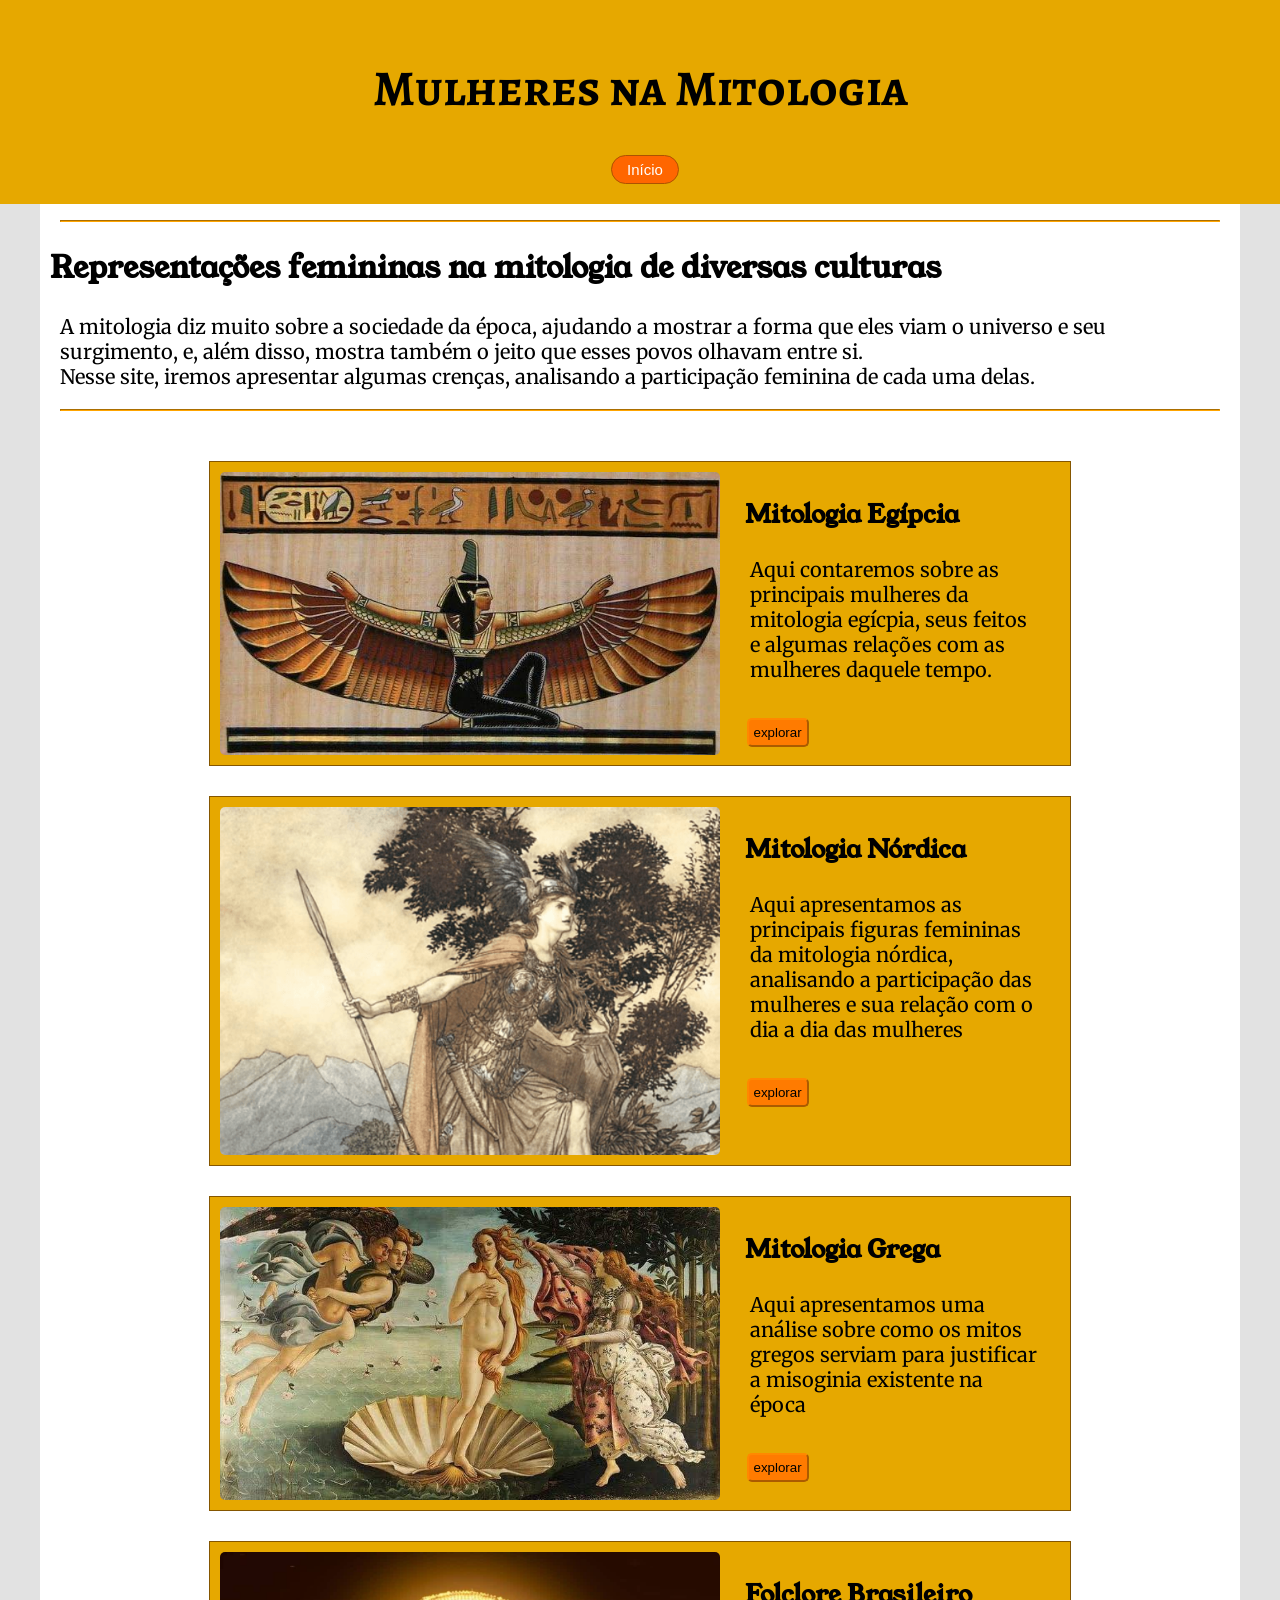
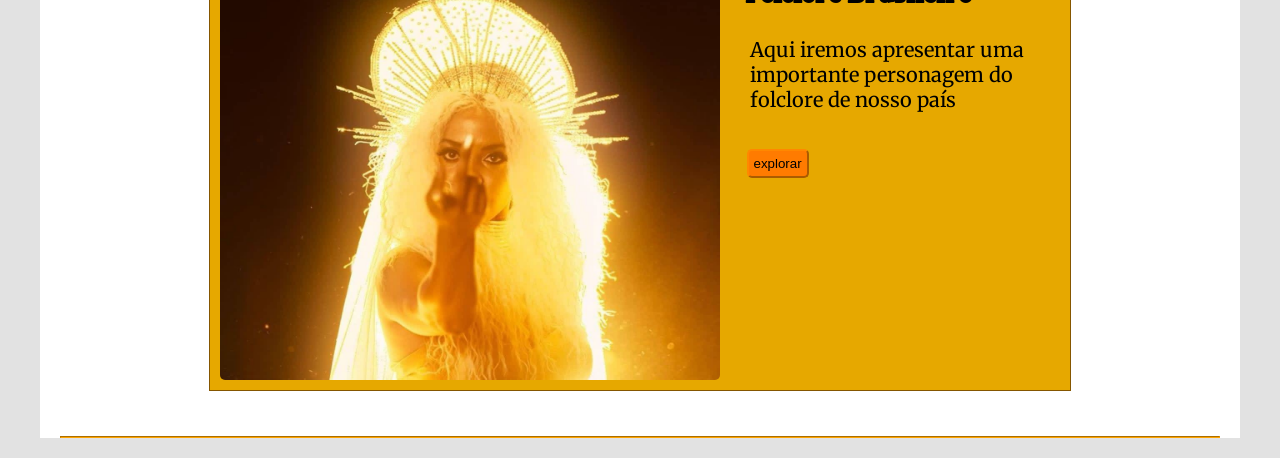
<file: index.html>
<!DOCTYPE html>
<html lang="pt-br">

<head>
    <meta charset="UTF-8">
    <meta name="viewport" content="width=device-width, initial-scale=1.0">
    <title>Mulheres na Mitologia</title>
    <link rel="stylesheet" href="css/style.css">
    <link rel="icon" href="img/icon.jpg">
</head>

<body>
    <header>
        <h1>Mulheres na Mitologia</h1>
        <nav>
            <button><a href="index.html">Início</a></button>
        </nav>
    </header>

    <main>

        <hr>

        <h2>Representações femininas na mitologia de diversas culturas</h2>

        <section>
            <p>
                A mitologia diz muito sobre a sociedade da época, ajudando a mostrar a forma que eles viam o universo e
                seu surgimento, e, além disso, mostra também o jeito que esses povos olhavam entre si.<br>
                Nesse site, iremos apresentar algumas crenças, analisando a participação feminina de cada uma delas.
            </p>
        </section>

        <hr>

        <section class="guia">
            <article class="card">

                <img src="img/images.jpg" alt="Ma'at, deusa egípcia da justiça">
                <div>
                    <h3>Mitologia Egípcia</h3>
                    <p>
                        Aqui contaremos sobre as principais mulheres da mitologia egícpia, seus feitos e algumas
                        relações com as mulheres daquele tempo.
                    </p>
                    <button><a href="egito.html">explorar</a></button>
                </div>

            </article>

            <article class="card">

                <img src="img/brunilda.png" alt="Brunhild">
                <div>
                    <h3>Mitologia Nórdica</h3>
                    <p>
                        Aqui apresentamos as principais figuras femininas da mitologia nórdica, analisando a
                        participação das mulheres e sua relação com o dia a dia das mulheres
                    </p>
                    <button><a href="nordico.html">explorar</a></button>
                </div>

            </article>

            <article class="card">

                <img src="img/afrodite.jpg" alt="Afrodite, deusa grega do amor">
                <div>
                    <h3>Mitologia Grega</h3>
                    <p>
                        Aqui apresentamos uma análise sobre como os mitos gregos serviam para justificar a misoginia
                        existente na época
                    </p>
                    <button><a href="grecia.html">explorar</a></button>
                </div>

            </article>

            <article class="card">

                <img src="img/mae-do-ouro.jpg" alt="Mãe-do-Ouro">
                <div>
                    <h3>Folclore Brasileiro</h3>
                    <p>
                        Aqui iremos apresentar uma importante personagem do folclore de nosso país
                    </p>
                    <button><a href="brasil.html">explorar</a></button>
                </div>

            </article>
        </section>

        <br>
        <hr>

    </main>
</body>

</html>
</file>
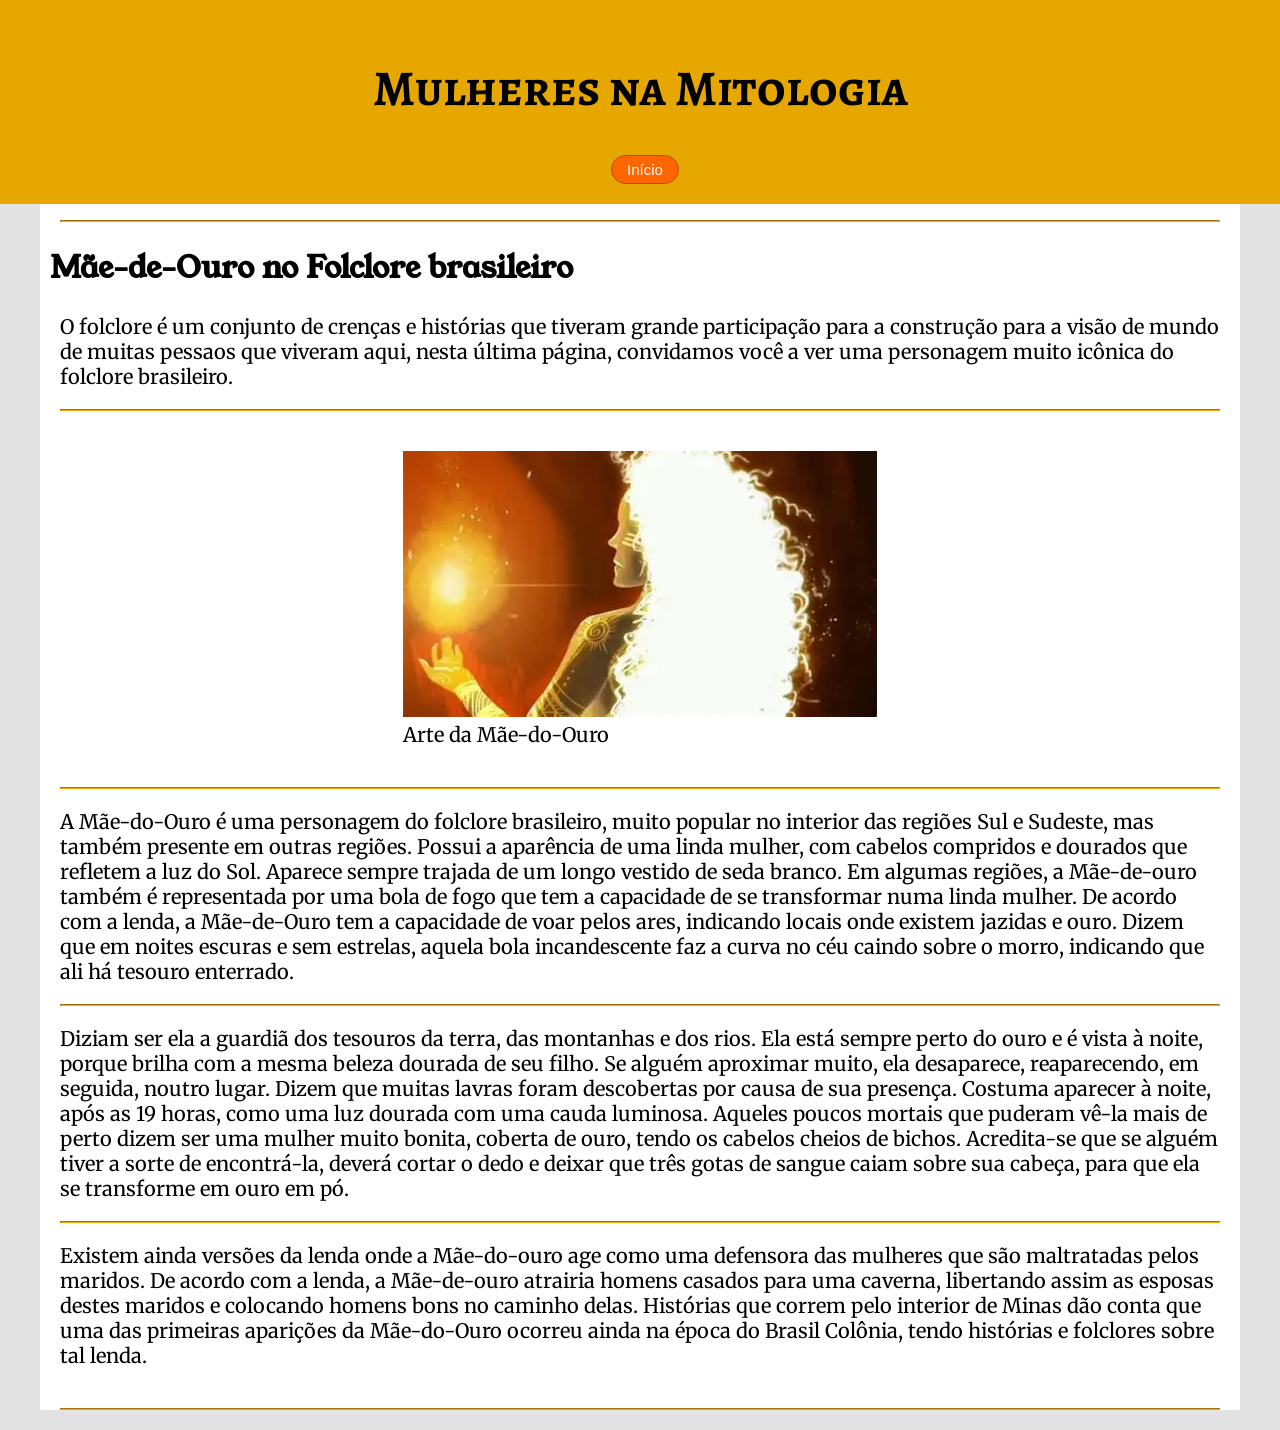
<file: brasil.html>
<!DOCTYPE html>
<html lang="pt-br">

<head>
    <meta charset="UTF-8">
    <meta name="viewport" content="width=device-width, initial-scale=1.0">
    <title>Mulheres na Mitologia</title>
    <link rel="stylesheet" href="css/style.css">
    <link rel="icon" href="img/icon.jpg">
</head>

<body>
    <header>
        <h1>Mulheres na Mitologia</h1>

        <nav>
            <button><a href="index.html">Início</a></button>
        </nav>

    </header>

    <main>

        <hr>

        <h2>Mãe-de-Ouro no Folclore brasileiro</h2>

        <p>
            O folclore é um conjunto de crenças e histórias que tiveram grande participação para a construção para a
            visão de mundo de muitas pessaos que viveram aqui, nesta última página, convidamos você a ver uma personagem
            muito icônica do folclore brasileiro.
        </p>

        <hr>

        <section>
            <article class="art">
                <figure class="fig">
                    <img src="img/mae-do-ouro1.webp" alt="Mãe-do-Ouro">
                    <figcaption>
                        Arte da Mãe-do-Ouro
                    </figcaption>
                </figure>
                <div>
                    <hr>

                    <p>
                        A Mãe-do-Ouro é uma personagem do folclore brasileiro, muito popular no interior das
                        regiões Sul e Sudeste, mas também presente em outras regiões. Possui a aparência de
                        uma linda mulher, com cabelos compridos e dourados que refletem a luz do Sol. Aparece
                        sempre trajada de um longo vestido de seda branco. Em algumas regiões, a Mãe-de-ouro
                        também é representada por uma bola de fogo que tem a capacidade de se transformar
                        numa linda mulher. De acordo com a lenda, a Mãe-de-Ouro tem a capacidade de voar pelos
                        ares, indicando locais onde existem jazidas e ouro. Dizem que em noites escuras e sem
                        estrelas, aquela bola incandescente faz a curva no céu caindo sobre o morro, indicando que
                        ali há tesouro enterrado.
                    </p>

                    <hr>

                    <p>
                        Diziam ser ela a guardiã dos tesouros da terra, das montanhas e dos rios. Ela está sempre
                        perto do ouro e é vista à noite, porque brilha com a mesma beleza dourada de seu filho. Se
                        alguém aproximar muito, ela desaparece, reaparecendo, em seguida, noutro lugar.
                        Dizem que muitas lavras foram descobertas por causa de sua presença. Costuma aparecer
                        à noite, após as 19 horas, como uma luz dourada com uma cauda luminosa. Aqueles
                        poucos mortais que puderam vê-la mais de perto dizem ser uma mulher muito bonita,
                        coberta de ouro, tendo os cabelos cheios de bichos. Acredita-se que se alguém tiver a sorte
                        de encontrá-la, deverá cortar o dedo e deixar que três gotas de sangue caiam sobre sua
                        cabeça, para que ela se transforme em ouro em pó.
                    </p>

                    <hr>

                    <p>
                        Existem ainda versões da lenda onde a Mãe-do-ouro age como uma defensora das
                        mulheres que são maltratadas pelos maridos. De acordo com a lenda, a Mãe-de-ouro
                        atrairia homens casados para uma caverna, libertando assim as esposas destes maridos e
                        colocando homens bons no caminho delas.
                        Histórias que correm pelo interior de Minas dão conta que uma das primeiras aparições da
                        Mãe-do-Ouro ocorreu ainda na época do Brasil Colônia, tendo histórias e folclores sobre tal
                        lenda.
                    </p>
                </div>

            </article>
        </section>
        <hr>
    </main>

</body>

</html>
</file>
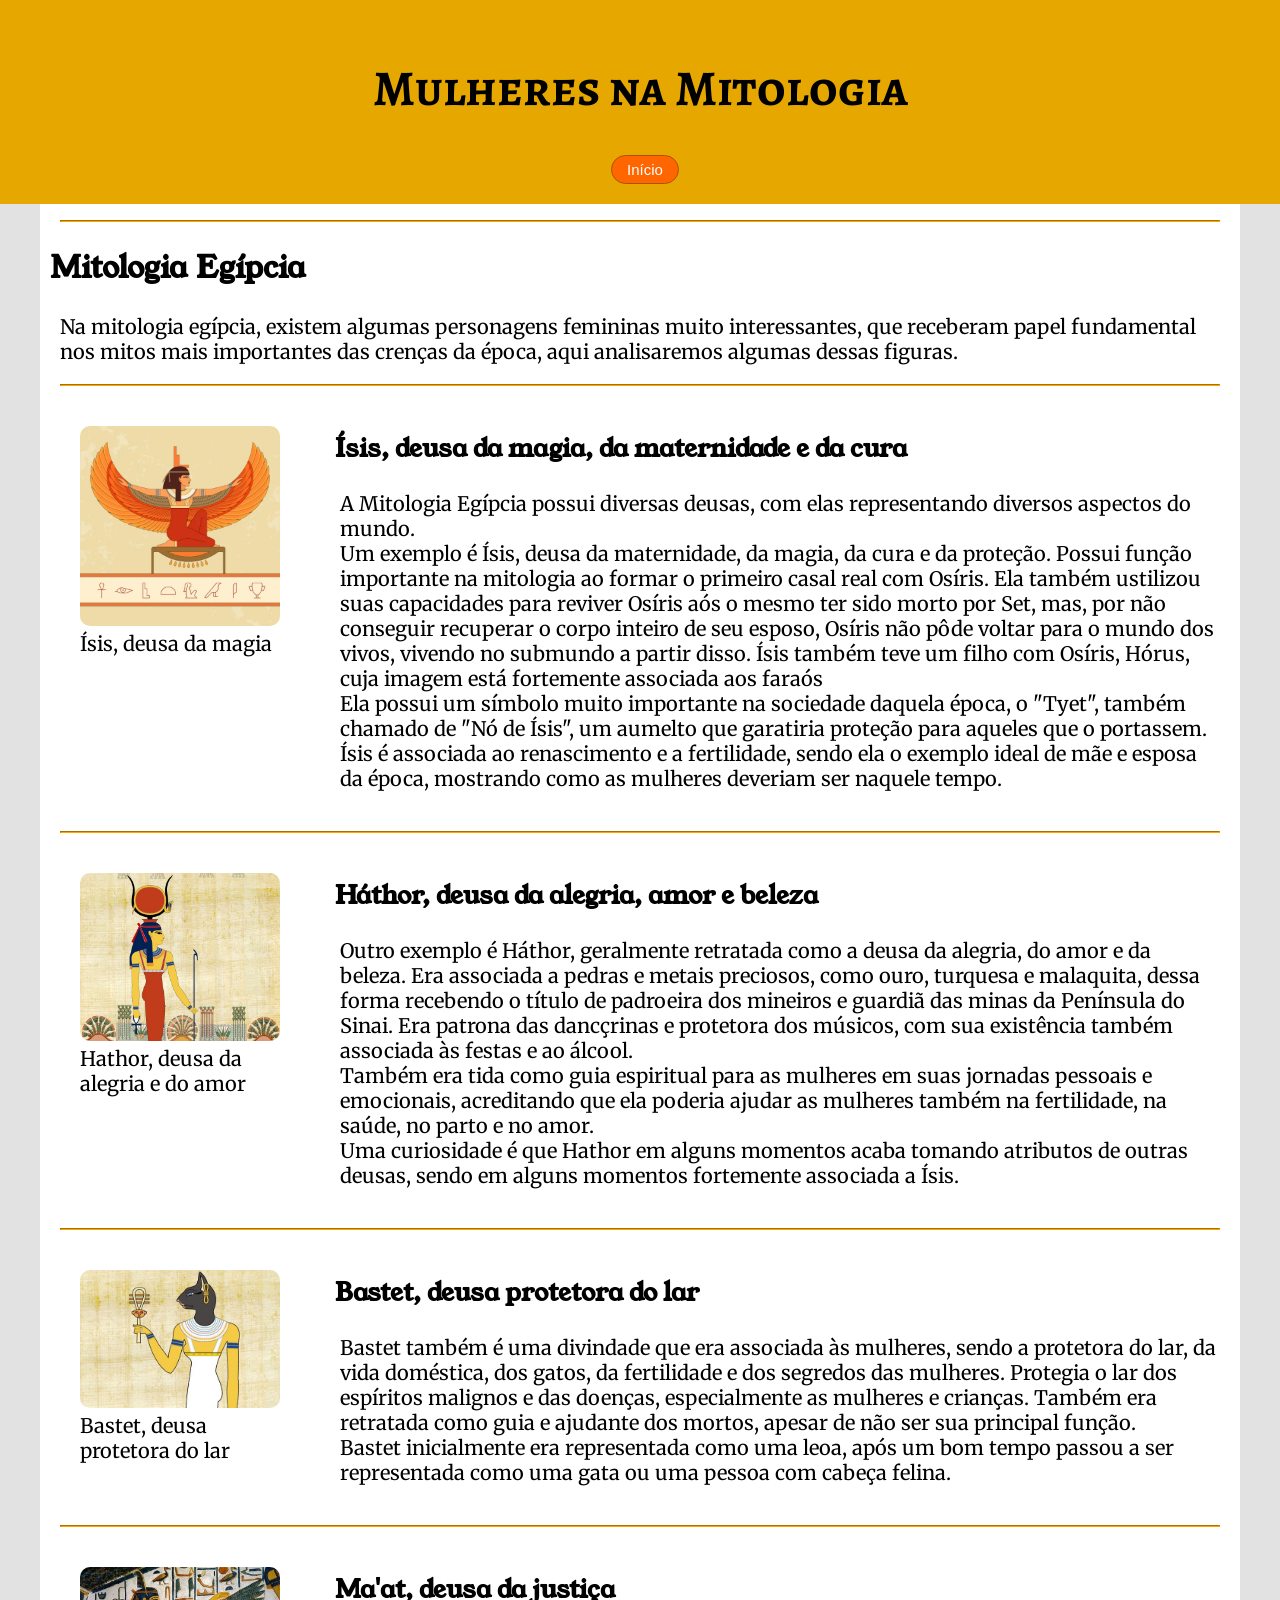
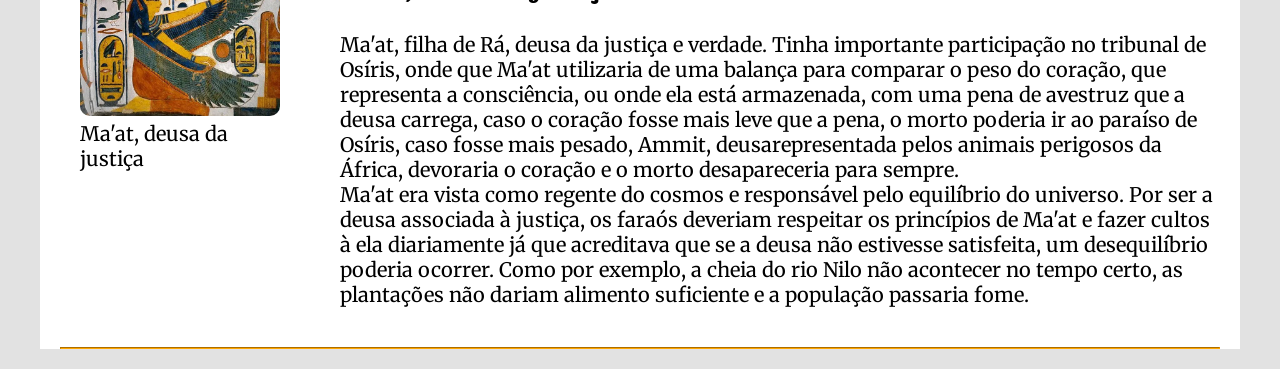
<file: egito.html>
<!DOCTYPE html>
<html lang="pt-br">

<head>
    <meta charset="UTF-8">
    <meta name="viewport" content="width=device-width, initial-scale=1.0">
    <title>Mulheres na Mitologia</title>
    <link rel="stylesheet" href="css/style.css">
    <link rel="icon" href="img/icon.jpg">
</head>

<body>
    <header>

        <h1>Mulheres na Mitologia</h1>

        <nav>
            <button><a href="index.html">Início</a></button>
        </nav>

    </header>

    <main>

        <hr>

        <h2>
            Mitologia Egípcia
        </h2>

        <p>
            Na mitologia egípcia, existem algumas personagens femininas muito interessantes, que receberam papel
            fundamental nos mitos mais importantes das crenças da época, aqui analisaremos algumas dessas figuras.
        </p>

        <section>

            <hr>

            <article class="txt">

                <figure>
                    <img src="img/isis.webp" alt="Ísis, deusa da magia">
                    <figcaption>
                        Ísis, deusa da magia
                    </figcaption>
                </figure>
                <div>
                    <h3>Ísis, deusa da magia, da maternidade e da cura</h3>
                    <p>
                        A Mitologia Egípcia possui diversas deusas, com elas representando diversos aspectos do
                        mundo.<br>
                        Um exemplo é Ísis, deusa da maternidade, da magia, da cura e da proteção. Possui função
                        importante
                        na mitologia ao formar o primeiro casal real com Osíris. Ela também ustilizou suas capacidades
                        para
                        reviver Osíris aós o mesmo ter sido morto por Set, mas, por não conseguir recuperar o corpo
                        inteiro
                        de seu esposo, Osíris não pôde voltar para o mundo dos vivos, vivendo no submundo a partir
                        disso.
                        Ísis também teve um filho com Osíris, Hórus, cuja imagem está fortemente associada aos
                        faraós<br>
                        Ela possui um símbolo muito importante na sociedade daquela época, o "Tyet", também chamado de
                        "Nó
                        de Ísis", um aumelto que garatiria proteção para aqueles que o portassem.<br>
                        Ísis é associada ao renascimento e a fertilidade, sendo ela o exemplo ideal de mãe e esposa da
                        época, mostrando como as mulheres deveriam ser naquele tempo.
                    </p>
                </div>
            </article>

            <hr>

            <article class="txt">
                <figure>
                    <img src="img/hator.jpg" alt="Hathor, deusa da alegria e do amor">
                    <figcaption>
                        Hathor, deusa da alegria e do amor
                    </figcaption>
                </figure>
                <div>
                    <h3>Háthor, deusa da alegria, amor e beleza</h3>
                    <p>
                        Outro exemplo é Háthor, geralmente retratada como a deusa da alegria, do amor e da beleza. Era
                        associada a pedras e metais preciosos, como ouro, turquesa e malaquita, dessa forma recebendo o
                        título de padroeira dos mineiros e guardiã das minas da Península do Sinai. Era patrona das
                        dancçrinas e protetora dos músicos, com sua existência também associada às festas e ao
                        álcool.<br>
                        Também era tida como guia espiritual para as mulheres em suas jornadas pessoais e emocionais,
                        acreditando que ela poderia ajudar as mulheres também na fertilidade, na saúde, no parto e no
                        amor.<br>
                        Uma curiosidade é que Hathor em alguns momentos acaba tomando atributos de outras deusas, sendo
                        em
                        alguns momentos fortemente associada a Ísis.
                    </p>
                </div>
            </article>

            <hr>

            <article class="txt">
                <figure>
                    <img src="img/deusa-bastet.jpg" alt="Bastet, deusa protetora do lar">
                    <figcaption>
                        Bastet, deusa protetora do lar
                    </figcaption>
                </figure>
                <div>
                    <h3>Bastet, deusa protetora do lar</h3>
                    <p>
                        Bastet também é uma divindade que era associada às mulheres, sendo a protetora do lar, da vida
                        doméstica, dos gatos, da fertilidade e dos segredos das mulheres. Protegia o lar dos espíritos
                        malignos e das doenças, especialmente as mulheres e crianças. Também era retratada como guia e
                        ajudante dos mortos, apesar de não ser sua principal função.<br>
                        Bastet inicialmente era representada como uma leoa, após um bom tempo passou a ser representada
                        como
                        uma gata ou uma pessoa com cabeça felina.<br>
                    </p>
                </div>
            </article>

            <hr>

            <article class="txt">
                <figure>
                    <img src="img/maat2.jpg" alt="Ma'at, deusa da justiça">
                    <figcaption>
                        Ma'at, deusa da justiça
                    </figcaption>
                </figure>
                <div>
                    <h3>Ma'at, deusa da justiça</h3>
                    <p>
                        Ma'at, filha de Rá, deusa da justiça e verdade. Tinha importante participação no tribunal de
                        Osíris,
                        onde que Ma'at utilizaria de uma balança para comparar o peso do coração, que representa a
                        consciência, ou onde ela está armazenada, com uma pena de avestruz que a deusa carrega, caso o
                        coração fosse mais leve que a pena, o morto poderia ir ao paraíso de Osíris, caso fosse mais
                        pesado,
                        Ammit, deusarepresentada pelos animais perigosos da África, devoraria o coração e o morto
                        desapareceria para sempre.<br>
                        Ma'at era vista como regente do cosmos e responsável pelo equilíbrio do universo. Por ser a
                        deusa
                        associada à justiça, os faraós deveriam respeitar os princípios de Ma'at e fazer cultos à ela
                        diariamente já que acreditava que se a deusa não estivesse satisfeita, um desequilíbrio poderia
                        ocorrer. Como por exemplo, a cheia do rio Nilo não acontecer no tempo certo, as plantações não
                        dariam alimento suficiente e a população passaria fome.
                    </p>
                </div>
            </article>

            <hr>

        </section>
    </main>
</body>

</html>
</file>
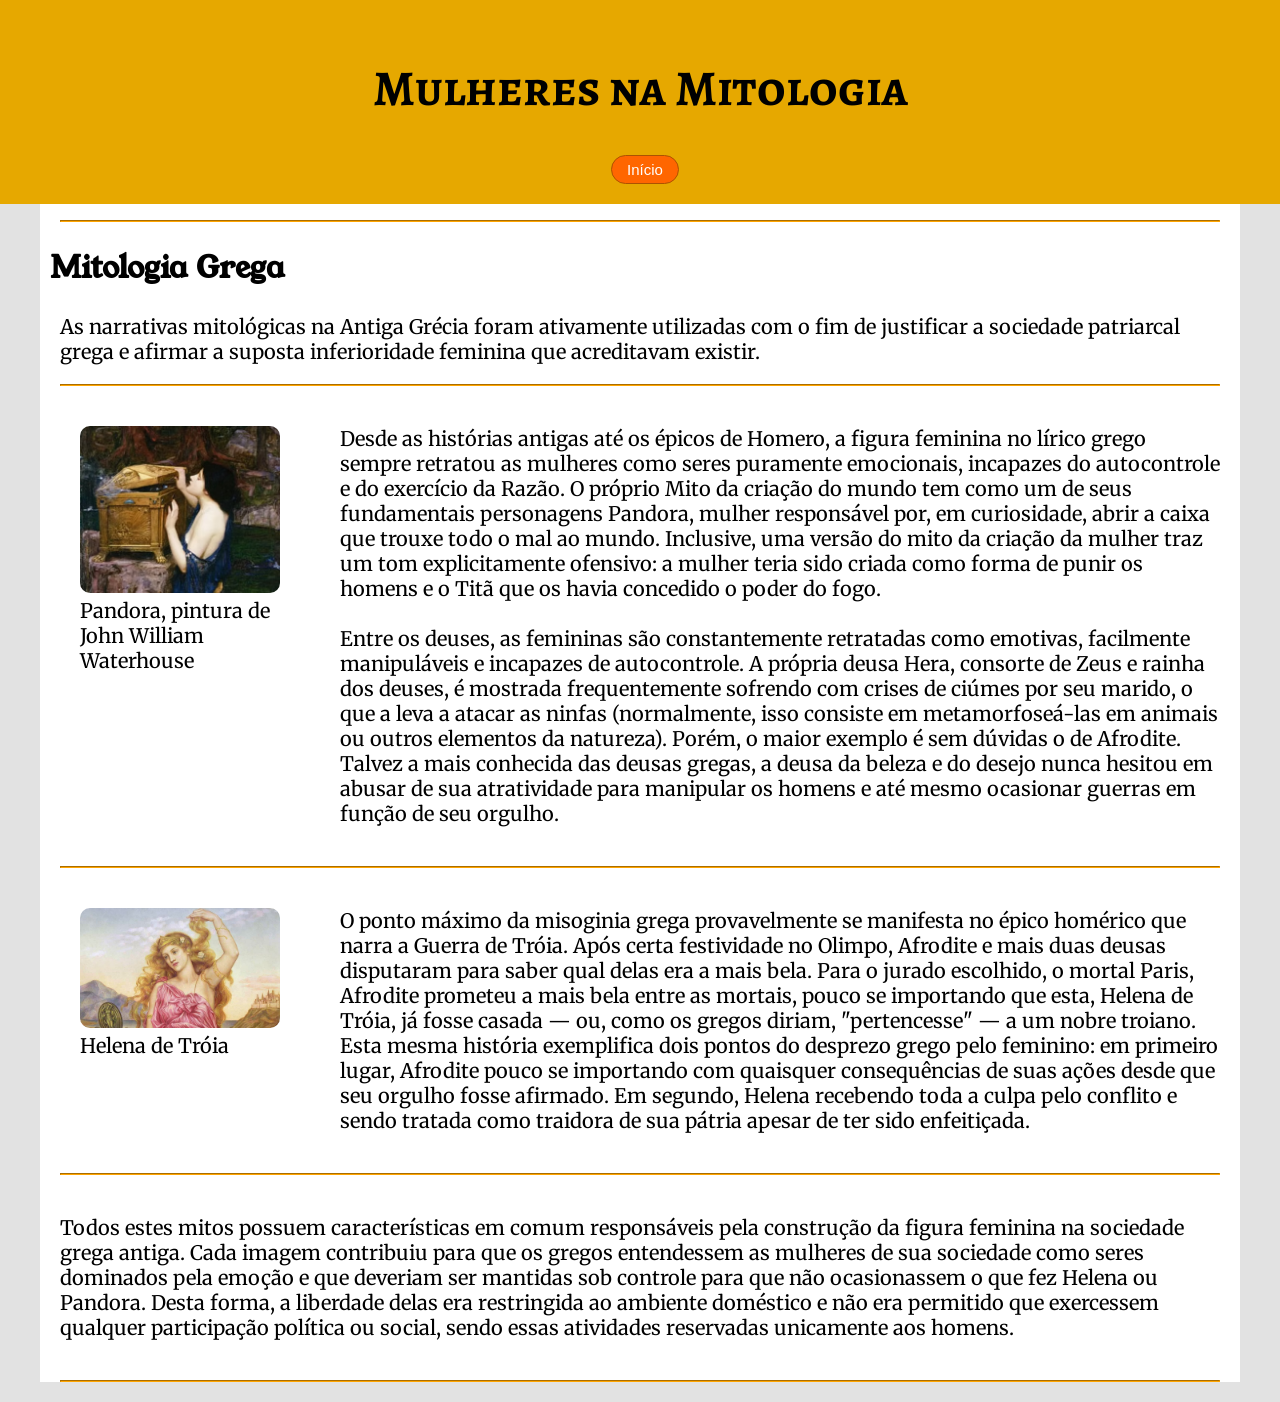
<file: grecia.html>
<!DOCTYPE html>
<html lang="en">

<head>
    <meta charset="UTF-8">
    <meta name="viewport" content="width=device-width, initial-scale=1.0">
    <title>Mulheres na Mitologia</title>
    <link rel="stylesheet" href="css/style.css">
    <link rel="icon" href="img/icon.jpg">
</head>

<body>
    <header>
        <h1>Mulheres na Mitologia</h1>

        <nav>
            <button><a href="index.html">Início</a></button>
        </nav>

    </header>


    <main>
        <hr>

        <h2>Mitologia Grega</h2>



        <p>
            As narrativas mitológicas na Antiga Grécia foram ativamente utilizadas com o fim de justificar a
            sociedade patriarcal grega e afirmar a suposta inferioridade feminina que acreditavam existir.
        </p>

        <hr>

        <section>
            <article class="txt">

                <figure>
                    <img src="img/pandora.avif" alt="Pandora" class="pandora">
                    <figcaption>Pandora, pintura de John William Waterhouse</figcaption>
                </figure>

                <p>
                    Desde as histórias antigas até os épicos de Homero, a figura feminina no lírico grego sempre
                    retratou as mulheres como seres puramente emocionais, incapazes do autocontrole e do exercício da
                    Razão. O próprio Mito da criação do mundo tem como um de seus fundamentais personagens Pandora,
                    mulher responsável por, em curiosidade, abrir a caixa que trouxe todo o mal ao mundo. Inclusive, uma
                    versão do mito da criação da mulher traz um tom explicitamente ofensivo: a mulher teria sido criada
                    como forma de punir os homens e o Titã que os havia concedido o poder do fogo.
                    <br><br>
                    Entre os deuses, as femininas são constantemente retratadas como emotivas, facilmente manipuláveis e
                    incapazes de autocontrole. A própria deusa Hera, consorte de Zeus e rainha dos deuses, é mostrada
                    frequentemente sofrendo com crises de ciúmes por seu marido, o que a leva a atacar as ninfas
                    (normalmente, isso consiste em metamorfoseá-las em animais ou outros elementos da natureza).
                    Porém, o maior exemplo é sem dúvidas o de Afrodite. Talvez a mais conhecida das deusas gregas, a
                    deusa da beleza e do desejo nunca hesitou em abusar de sua atratividade para manipular os homens e
                    até mesmo ocasionar guerras em função de seu orgulho.
                </p>

            </article>

            <hr>

            <article class="txt">
                <figure>
                    <img src="img/helena-de-troia.jpg" alt="Helena de Tróia">
                    <figcaption>
                        Helena de Tróia
                    </figcaption>
                </figure>
                <p>
                    O ponto máximo da misoginia grega provavelmente se manifesta no épico homérico que narra a Guerra de
                    Tróia. Após certa festividade no Olimpo, Afrodite e mais duas deusas disputaram para saber qual
                    delas era a mais bela. Para o jurado escolhido, o mortal Paris, Afrodite prometeu a mais bela entre
                    as mortais, pouco se importando que esta, Helena de Tróia, já fosse casada — ou, como os gregos
                    diriam, "pertencesse" — a um nobre troiano. Esta mesma história exemplifica dois pontos do desprezo
                    grego pelo feminino: em primeiro lugar, Afrodite pouco se importando com quaisquer consequências de
                    suas ações desde que seu orgulho fosse afirmado. Em segundo, Helena recebendo toda a culpa pelo
                    conflito e sendo tratada como traidora de sua pátria apesar de ter sido enfeitiçada.
                </p>
            </article>

            <hr>

            <article class="txt">
                <p>
                    Todos estes mitos possuem características em comum responsáveis pela construção da figura feminina
                    na sociedade grega antiga. Cada imagem contribuiu para que os gregos entendessem as mulheres de sua
                    sociedade como seres dominados pela emoção e que deveriam ser mantidas sob controle para que não
                    ocasionassem o que fez Helena ou Pandora. Desta forma, a liberdade delas era restringida ao ambiente
                    doméstico e não era permitido que exercessem qualquer participação política ou social, sendo essas
                    atividades reservadas unicamente aos homens.
                </p>
            </article>

            <hr>

        </section>
    </main>
</body>

</html>
</file>
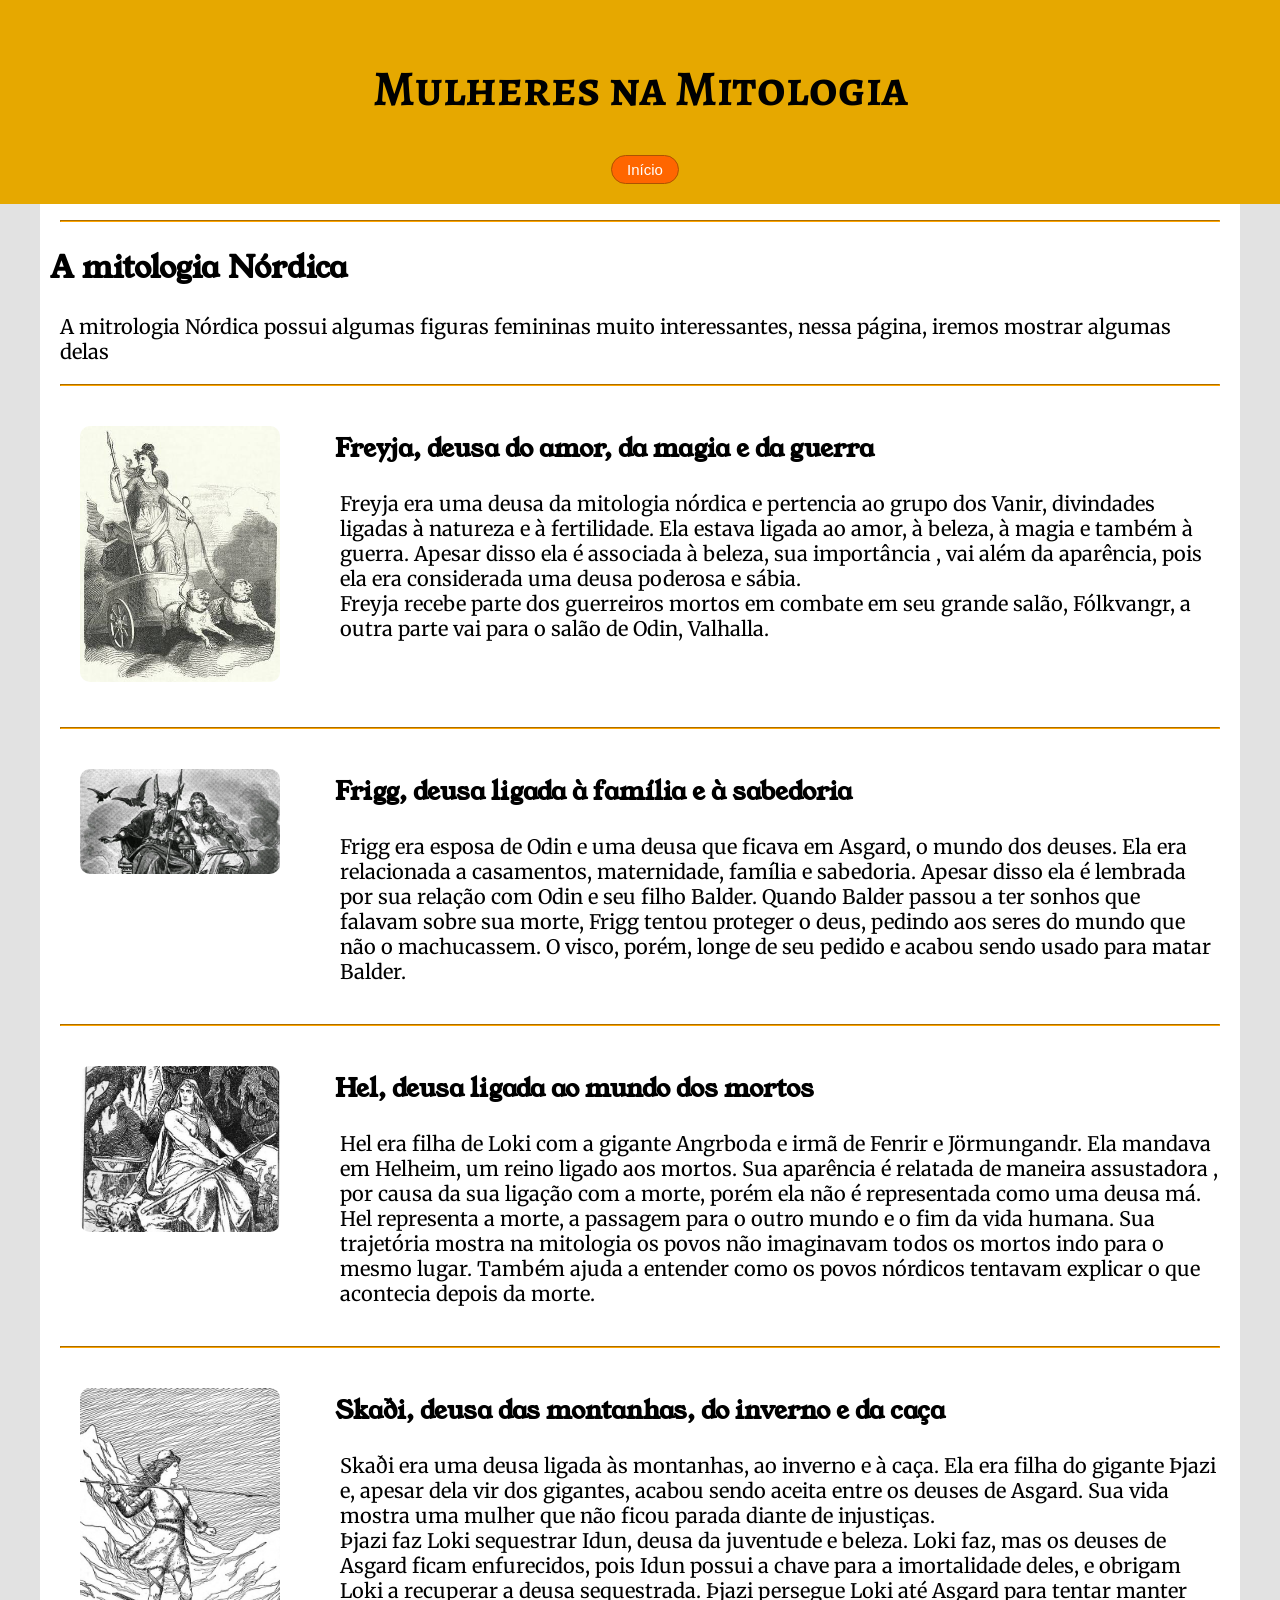
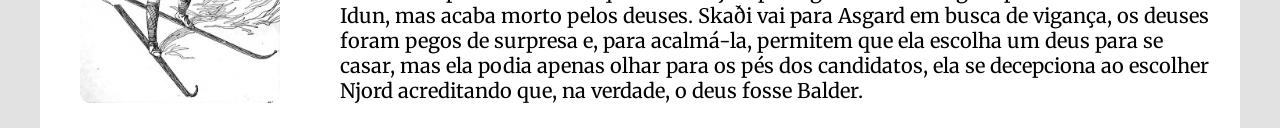
<file: nordico.html>
<!DOCTYPE html>
<html lang="pt-br">

<head>
    <meta charset="UTF-8">
    <meta name="viewport" content="width=device-width, initial-scale=1.0">
    <title>Mulheres na Mitologia</title>
    <link rel="stylesheet" href="css/style.css">
    <link rel="icon" href="img/icon.jpg">
</head>

<body>
    <header>

        <h1>Mulheres na Mitologia</h1>
        <nav>
            <button><a href="index.html">Início</a></button>
        </nav>

    </header>

    <main>

        <hr>

        <h2>A mitologia Nórdica</h2>

        <p>
            A mitrologia Nórdica possui algumas figuras femininas muito interessantes, nessa página, iremos mostrar
            algumas
            delas
        </p>

        <section>

            <hr>

            <article class="txt">
                <figure>
                    <img src="img/freya1.jpg" alt="Freyja, deusa do amor">
                    <figcaption>

                    </figcaption>
                </figure>
                <div>
                    <h3>Freyja, deusa do amor, da magia e da guerra</h3>

                    <p>
                        Freyja era uma deusa da mitologia nórdica e pertencia ao grupo dos Vanir, divindades
                        ligadas à natureza e à fertilidade. Ela estava ligada ao amor, à beleza, à magia e também à
                        guerra. Apesar disso ela é associada à beleza, sua importância , vai além da aparência,
                        pois ela era considerada uma deusa poderosa e sábia.<br>
                        Freyja recebe parte dos guerreiros mortos em combate em seu grande salão, Fólkvangr, a outra
                        parte
                        vai para o salão de Odin, Valhalla.
                    </p>
                </div>
            </article>

            <hr>

            <article class="txt">
                <figure>
                    <img src="img/frigga.webp" alt="Frigg">
                    <figcaption>

                    </figcaption>
                </figure>
                <div>
                    <h3>Frigg, deusa ligada à família e à sabedoria</h3>

                    <p>
                        Frigg era esposa de Odin e uma deusa que ficava em Asgard, o mundo dos deuses. Ela
                        era relacionada a casamentos, maternidade, família e sabedoria. Apesar disso ela é
                        lembrada por sua relação com Odin e seu filho Balder.
                        Quando Balder passou a ter sonhos que falavam sobre sua morte,
                        Frigg tentou proteger o deus, pedindo aos seres do mundo que não o machucassem. O
                        visco, porém, longe de seu pedido e acabou sendo usado para matar Balder.
                    </p>
                </div>
            </article>

            <hr>

            <article class="txt">
                <figure>
                    <img src="img/deusa-hela.jpg" alt="Hel">
                    <figcaption>

                    </figcaption>
                </figure>
                <div>
                    <h3>Hel, deusa ligada ao mundo dos mortos</h3>

                    <p>
                        Hel era filha de Loki com a gigante Angrboda e irmã de Fenrir e Jörmungandr. Ela mandava
                        em Helheim, um reino ligado aos mortos. Sua aparência é relatada de maneira
                        assustadora , por causa da sua ligação com a morte, porém ela não é representada como
                        uma deusa má.<br>
                        Hel representa a morte, a passagem para o outro mundo e o fim da vida humana. Sua
                        trajetória mostra na mitologia os povos não imaginavam todos os mortos indo para o
                        mesmo lugar. Também ajuda a entender como os povos nórdicos tentavam explicar o que
                        acontecia depois da morte.
                    </p>
                </div>
            </article>

            <hr>

            <article class="txt">
                <figure>
                    <img src="img/skadi.jpg" alt="Skaði, deisa das montanhas e do inverno">
                    <figcaption>

                    </figcaption>
                </figure>
                <div>
                    <h3>Skaði, deusa das montanhas, do inverno e da caça</h3>

                    <p>
                        Skaði era uma deusa ligada às montanhas, ao inverno e à caça. Ela era filha do gigante
                        Þjazi e, apesar dela vir dos gigantes, acabou sendo aceita entre os deuses de Asgard. Sua
                        vida mostra uma mulher que não ficou parada diante de injustiças. <br>
                        Þjazi faz Loki sequestrar Idun, deusa da juventude e beleza. Loki faz, mas os deuses de Asgard
                        ficam
                        enfurecidos, pois Idun possui a chave para a imortalidade deles, e obrigam Loki a recuperar a
                        deusa
                        sequestrada. Þjazi persegue Loki até Asgard para tentar manter Idun, mas acaba morto pelos
                        deuses.
                        Skaði vai para Asgard em busca de vigança, os deuses foram pegos de surpresa e, para acalmá-la,
                        permitem que ela escolha um deus para se casar, mas ela podia apenas olhar para os pés dos
                        candidatos, ela se decepciona ao escolher Njord acreditando que, na verdade, o deus fosse
                        Balder.
                    </p>
                </div>
            </article>

        </section>
    </main>
</body>

</html>
</file>
<file: css/style.css>
/*Fontes*/
@import url('https://fonts.googleapis.com/css2?family=Alegreya+SC:ital,wght@0,400;0,500;0,700;0,800;0,900;1,400;1,500;1,700;1,800;1,900&display=swap');
@import url('https://fonts.googleapis.com/css2?family=Young+Serif&display=swap');
@import url('https://fonts.googleapis.com/css2?family=Merriweather:ital,opsz,wght@0,18..144,300..900;1,18..144,300..900&display=swap');

/* Interface computador */

body{
    margin: 0px;
    font-family: "Merriweather", sans-serif;
    font-size: 20px;
    background-color: rgb(226, 226, 226);
}

main{
    padding-top: 200px;
    margin-left: 40px;
    margin-right: 40px;
    background-color: white;
}

header{
    display: flex;
    flex-direction: column;
    align-items: center;
    background-color:rgb(230, 168, 0);
    padding-top: 20px;
    padding-bottom: 20px;
    position: fixed;
    top: 0;
    left: 0;
    right: 0;
    width: 100%;
}

nav{
    display: flex;
    background-color: rgb(230, 168, 0);
    padding-left: 10px;
}

nav button{
    font-size: 15px;
    padding: 5px;
    padding-left: 15px;
    padding-right: 15px;
    border-radius: 15px;
    background-color: rgb(255, 102, 0);
    border: 1px groove rgb(172, 83, 0);
}

nav button a{
    text-decoration: none;
    color: rgb(255, 255, 255);
}

h1{
    font-family: "Alegreya sc", sans-serif;
    font-size: 50px;
}

h2{
    font-family: "Young serif", sans-serif;
    margin-left: 10px;
}

h3{
    font-family: "Young serif", sans-serif;
    font-size: 25px;
    margin-left: 15px;
}

p{
    margin-left: 20px;
    margin-right: 20px;
}

hr{
    border-color: orange;
    margin: 20px;
}

.guia{
    display: flex;
    flex-direction: column;
   align-items: center;
}

.card{
    background-color:rgb(230, 168, 0);
    display: flex;
    padding: 10px;
    margin-top: 30px;
    width: 70%;
    border: 1px groove rgb(133, 86, 0);
}

.card div{
    margin-left: 10px;
}

.card img{
    border: 1px;
    border-radius: 5px;
    width: 500px;
    height: auto;
}

.card button{
    background-color: rgb(255, 123, 0);
    padding: 5px;
    size: 10px;
    margin-left: 5%;
    margin-top: 5%;
    border-color: rgb(255, 136, 0);
    border-radius: 5px;
}

.card button a{
    color: rgb(0, 0, 0);
    text-decoration: none;
}

.txt{
    display: flex;
}

.txt figure{
    width: 50%;
    height: auto;
    min-width: 200px;
}

.txt figure img{
    border-radius: 10px;
    width: 100%;
    max-width: 600px;
    height: auto;
}

.art{
    display: flex;
    flex-direction: column;
    align-items: center;
}

.fig img{
    width: 100%;
    height: auto;
}

/* Interface dispositivos pequenos */

@media(max-width: 1024px){
    
    body{
        font-size: 13px;
    }

    main{
        padding-top: 150px;
    }

    h1{
        font-size: 23px;
    }

    h3{
        font-size: 17px;
    }

    .card{
        flex-direction: column;
        width: 70%;
        align-items: center;
    }

    .card img{
        width: 90%;
        height: 70%;
    }

    .txt{
        flex-direction: column;
        align-items: center;
    }

}
</file>
